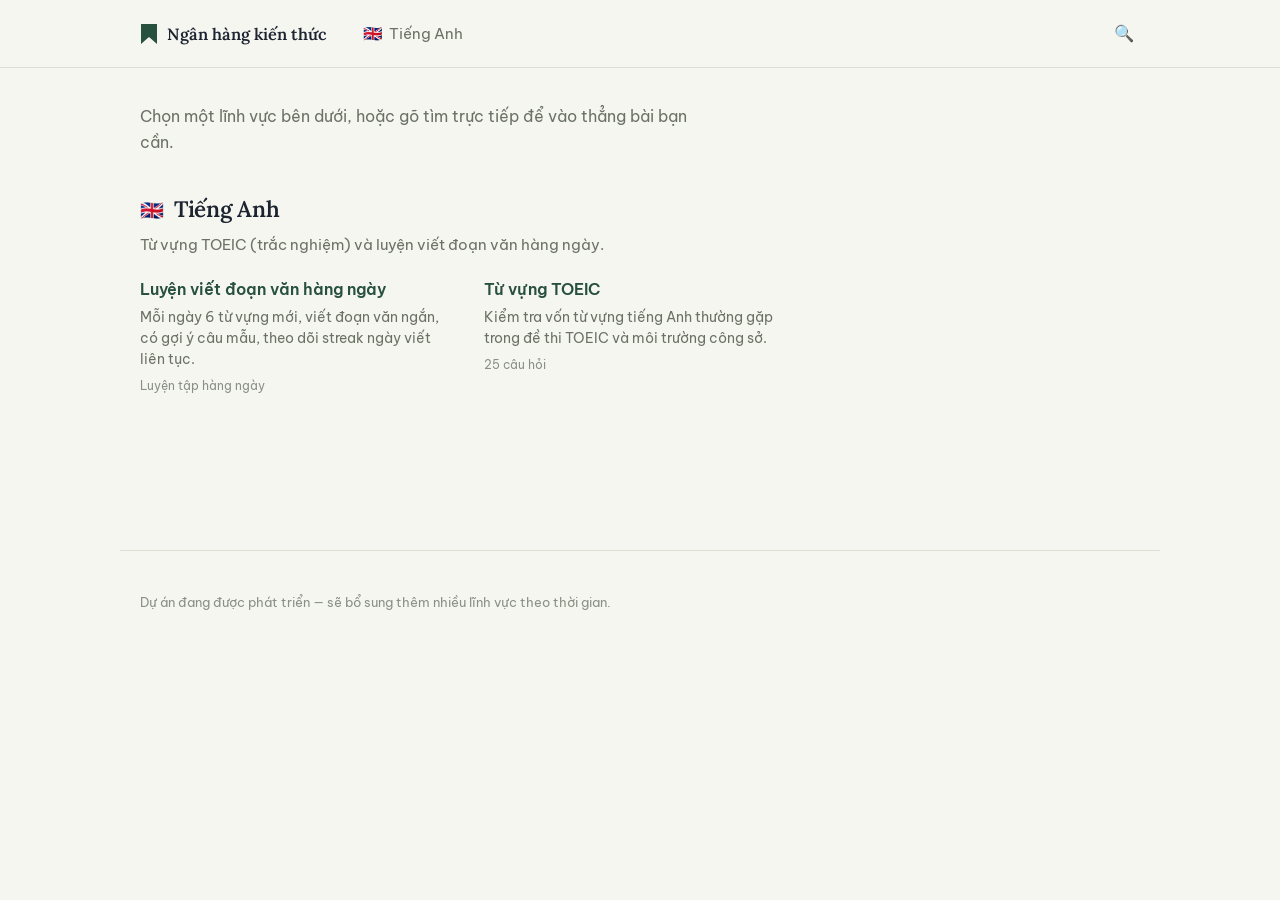
<file: index.html>
<!DOCTYPE html>
<html lang="vi">
<head>
<meta charset="UTF-8">
<meta name="viewport" content="width=device-width, initial-scale=1.0">
<title>Ngân hàng bài tập kiểm tra kiến thức</title>
<link rel="preconnect" href="https://fonts.googleapis.com">
<link rel="preconnect" href="https://fonts.gstatic.com" crossorigin>
<link href="https://fonts.googleapis.com/css2?family=Be+Vietnam+Pro:wght@400;500;600;700&family=Lora:ital,wght@0,500;0,600;1,500&display=swap" rel="stylesheet">
<link rel="stylesheet" href="css/style.css">
</head>
<body>
  <header class="site-nav" id="site-nav" data-base="">
    <div class="site-nav-inner">
      <a class="nav-brand" href="index.html">
        <svg class="nav-mark" viewBox="0 0 18 22" xmlns="http://www.w3.org/2000/svg"><path d="M1 1h16v20l-8-7-8 7V1z"/></svg>
        Ngân hàng kiến thức
      </a>
      <div class="nav-tabs" id="nav-tabs"></div>
      <div class="nav-search" id="nav-search">
        <button class="nav-search-toggle" id="nav-search-toggle" type="button" aria-label="Tìm kiếm">🔍</button>
        <input class="nav-search-input" id="nav-search-input" type="text" placeholder="Tìm bài..." autocomplete="off">
      </div>
    </div>
  </header>

  <main class="container">
    <p class="intro-line">Chọn một lĩnh vực bên dưới, hoặc gõ tìm trực tiếp để vào thẳng bài bạn cần.</p>

    <div id="catalog-root">
      <p class="loading">Đang tải danh sách lĩnh vực...</p>
    </div>
  </main>

  <footer class="site-footer">
    <p>Dự án đang được phát triển — sẽ bổ sung thêm nhiều lĩnh vực theo thời gian.</p>
  </footer>

  <script src="js/catalog.js"></script>
  <script src="js/navbar.js"></script>
  <script src="js/home.js"></script>
</body>
</html>
</file>
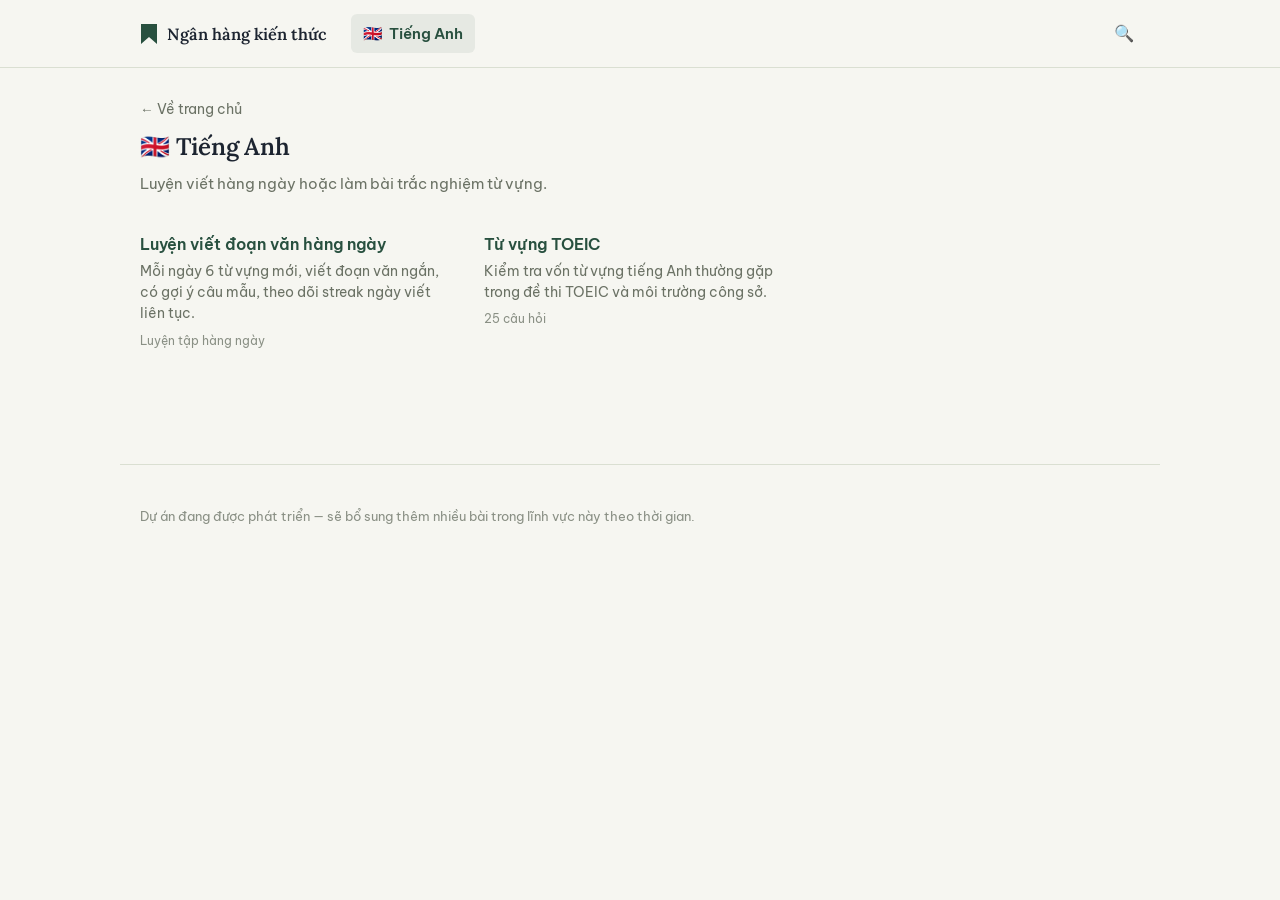
<file: English/index.html>
<!DOCTYPE html>
<html lang="vi">
<head>
<meta charset="UTF-8">
<meta name="viewport" content="width=device-width, initial-scale=1.0">
<title>Tiếng Anh — Ngân hàng bài tập kiểm tra kiến thức</title>
<link rel="preconnect" href="https://fonts.googleapis.com">
<link rel="preconnect" href="https://fonts.gstatic.com" crossorigin>
<link href="https://fonts.googleapis.com/css2?family=Be+Vietnam+Pro:wght@400;500;600;700&family=Lora:ital,wght@0,500;0,600;1,500&display=swap" rel="stylesheet">
<link rel="stylesheet" href="../css/style.css">
</head>
<body>
  <header class="site-nav" id="site-nav" data-base="../">
    <div class="site-nav-inner">
      <a class="nav-brand" href="../index.html">
        <svg class="nav-mark" viewBox="0 0 18 22" xmlns="http://www.w3.org/2000/svg"><path d="M1 1h16v20l-8-7-8 7V1z"/></svg>
        Ngân hàng kiến thức
      </a>
      <div class="nav-tabs" id="nav-tabs"></div>
      <div class="nav-search" id="nav-search">
        <button class="nav-search-toggle" id="nav-search-toggle" type="button" aria-label="Tìm kiếm">🔍</button>
        <input class="nav-search-input" id="nav-search-input" type="text" placeholder="Tìm bài..." autocomplete="off">
      </div>
    </div>
  </header>

  <header class="site-header">
    <a href="../index.html" class="back-link">&larr; Về trang chủ</a>
    <h1 class="page-title">🇬🇧 Tiếng Anh</h1>
    <p class="subtitle">Luyện viết hàng ngày hoặc làm bài trắc nghiệm từ vựng.</p>
  </header>

  <main class="container">
    <div id="catalog-root">
      <p class="loading">Đang tải danh sách bài...</p>
    </div>
  </main>

  <footer class="site-footer">
    <p>Dự án đang được phát triển — sẽ bổ sung thêm nhiều bài trong lĩnh vực này theo thời gian.</p>
  </footer>

  <script src="../js/catalog.js"></script>
  <script src="../js/navbar.js"></script>
  <script src="js/index.js"></script>
</body>
</html>
</file>
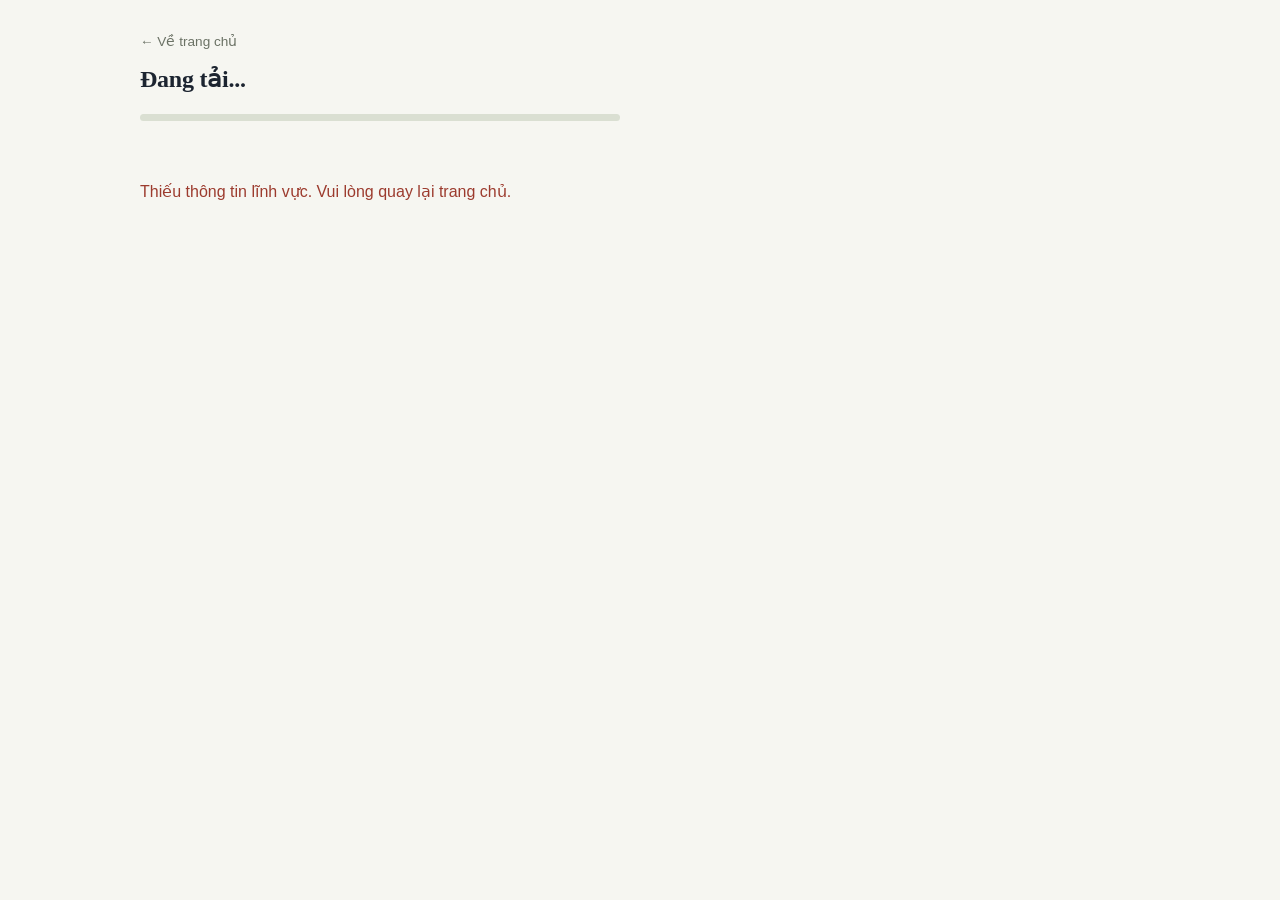
<file: quiz.html>
<!DOCTYPE html>
<html lang="vi">
<head>
<meta charset="UTF-8">
<meta name="viewport" content="width=device-width, initial-scale=1.0">
<title>Làm bài trắc nghiệm</title>
<link rel="stylesheet" href="css/style.css">
</head>
<body>
  <header class="site-header quiz-header">
    <a href="index.html" class="back-link">&larr; Về trang chủ</a>
    <h1 id="quiz-title">Đang tải...</h1>
    <div class="progress-bar">
      <div id="progress-fill" class="progress-fill"></div>
    </div>
    <p id="progress-text" class="progress-text"></p>
  </header>

  <main class="container">
    <div id="quiz-area">
      <p class="loading">Đang tải câu hỏi...</p>
    </div>

    <div id="result-area" class="hidden">
      <h2>Kết quả</h2>
      <p id="result-score" class="result-score"></p>
      <p id="result-message" class="result-message"></p>
      <div id="review-list" class="review-list"></div>
      <div class="actions">
        <button id="retry-btn" class="btn btn-primary">Làm lại</button>
        <a href="index.html" class="btn btn-secondary">Chọn lĩnh vực khác</a>
      </div>
    </div>
  </main>

  <script src="js/quiz.js"></script>
</body>
</html>
</file>
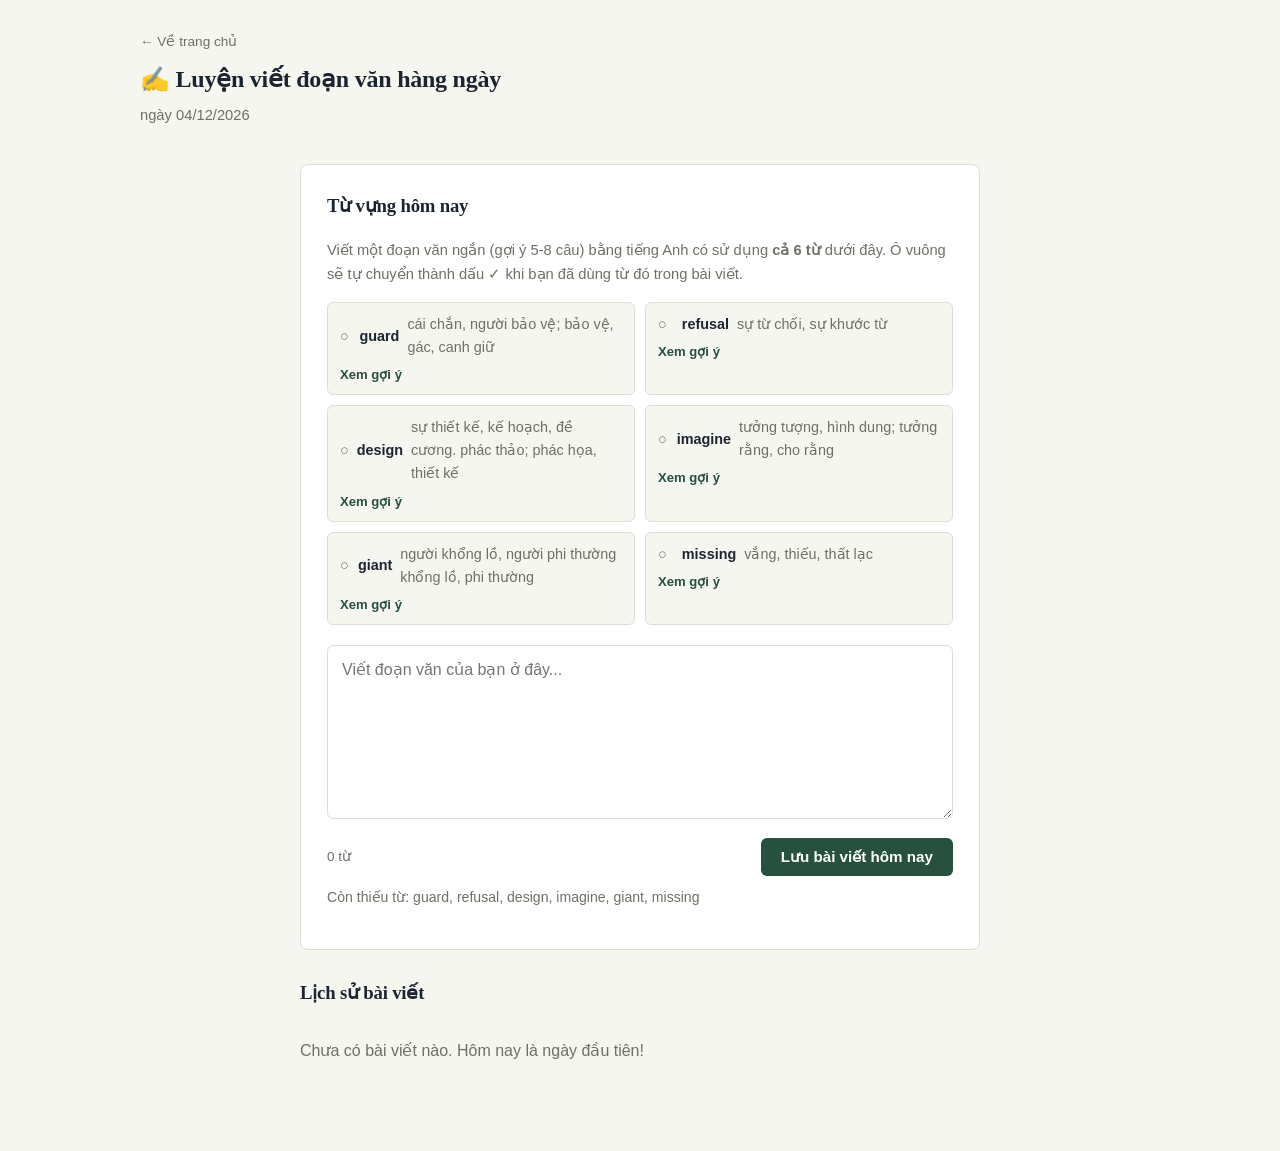
<file: writing.html>
<!DOCTYPE html>
<html lang="vi">
<head>
<meta charset="UTF-8">
<meta name="viewport" content="width=device-width, initial-scale=1.0">
<title>Luyện viết đoạn văn hàng ngày</title>
<link rel="stylesheet" href="css/style.css">
</head>
<body>
  <header class="site-header quiz-header">
    <a href="index.html" class="back-link">&larr; Về trang chủ</a>
    <h1>✍️ Luyện viết đoạn văn hàng ngày</h1>
    <p class="subtitle" id="today-date"></p>
    <span id="streak-badge" class="streak-badge hidden"></span>
  </header>

  <main class="container">
    <section class="writing-card">
      <h3>Từ vựng hôm nay</h3>
      <p class="writing-instruction">
        Viết một đoạn văn ngắn (gợi ý 5-8 câu) bằng tiếng Anh có sử dụng <strong>cả 6 từ</strong> dưới đây.
        Ô vuông sẽ tự chuyển thành dấu ✓ khi bạn đã dùng từ đó trong bài viết.
      </p>
      <div id="word-chips" class="word-chips">
        <p class="loading">Đang tải từ vựng hôm nay...</p>
      </div>

      <textarea id="paragraph-input" class="paragraph-input" rows="8"
        placeholder="Viết đoạn văn của bạn ở đây..."></textarea>

      <div class="writing-footer">
        <span id="word-count" class="word-count">0 từ</span>
        <button id="save-btn" class="btn btn-primary" disabled>Lưu bài viết hôm nay</button>
      </div>
      <p id="save-note" class="save-note"></p>
    </section>

    <section class="history-section">
      <h3>Lịch sử bài viết</h3>
      <div id="history-list" class="history-list">
        <p class="loading">Đang tải...</p>
      </div>
    </section>
  </main>

  <script src="js/writing.js"></script>
</body>
</html>
</file>
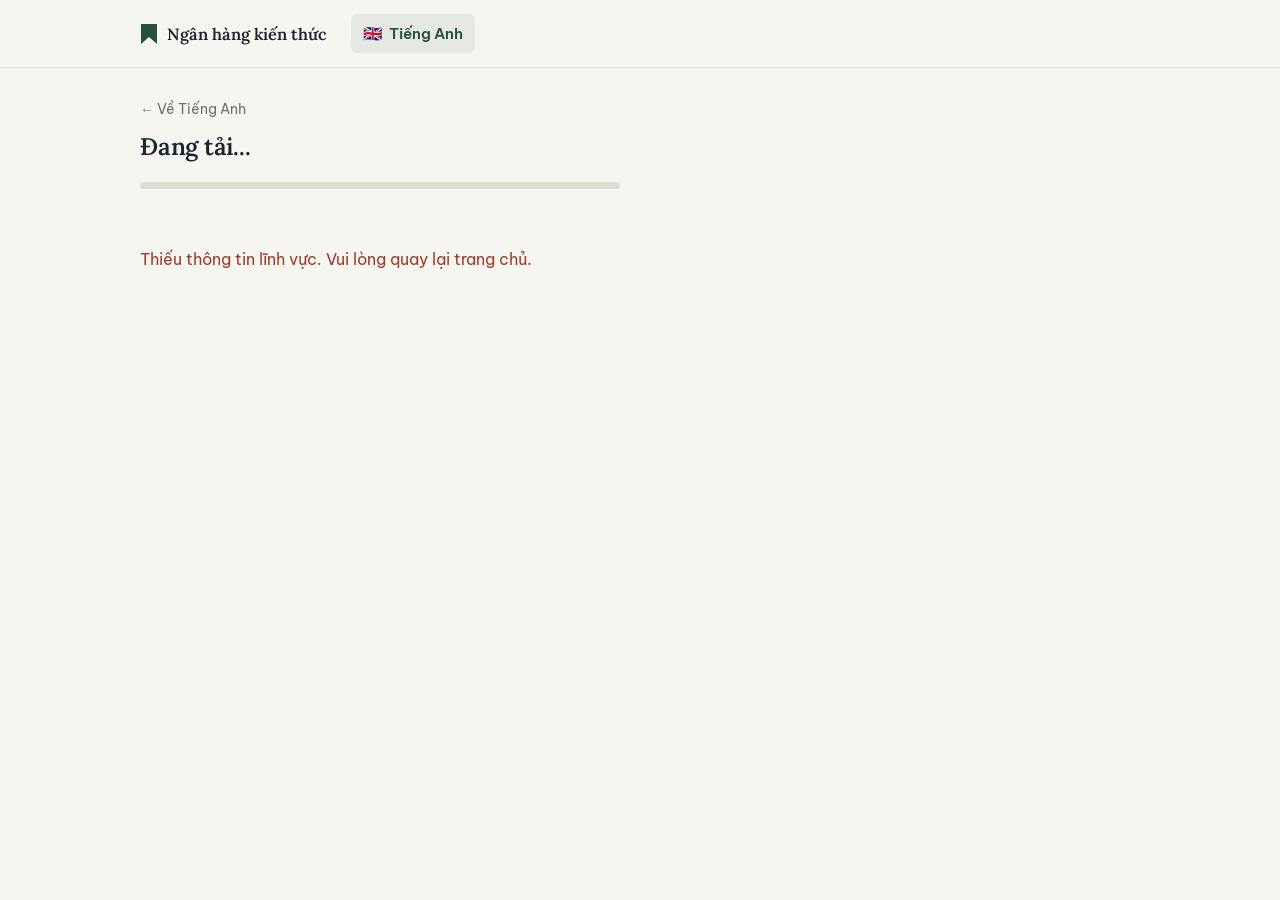
<file: English/quiz.html>
<!DOCTYPE html>
<html lang="vi">
<head>
<meta charset="UTF-8">
<meta name="viewport" content="width=device-width, initial-scale=1.0">
<title>Làm bài trắc nghiệm</title>
<link rel="preconnect" href="https://fonts.googleapis.com">
<link rel="preconnect" href="https://fonts.gstatic.com" crossorigin>
<link href="https://fonts.googleapis.com/css2?family=Be+Vietnam+Pro:wght@400;500;600;700&family=Lora:ital,wght@0,500;0,600;1,500&display=swap" rel="stylesheet">
<link rel="stylesheet" href="../css/style.css">
</head>
<body>
  <header class="site-nav" id="site-nav" data-base="../">
    <div class="site-nav-inner">
      <a class="nav-brand" href="../index.html">
        <svg class="nav-mark" viewBox="0 0 18 22" xmlns="http://www.w3.org/2000/svg"><path d="M1 1h16v20l-8-7-8 7V1z"/></svg>
        Ngân hàng kiến thức
      </a>
      <div class="nav-tabs" id="nav-tabs"></div>
    </div>
  </header>

  <header class="site-header quiz-header">
    <a href="index.html" class="back-link">&larr; Về Tiếng Anh</a>
    <h1 id="quiz-title">Đang tải...</h1>
    <div class="progress-bar">
      <div id="progress-fill" class="progress-fill"></div>
    </div>
    <p id="progress-text" class="progress-text"></p>
  </header>

  <main class="container">
    <div id="quiz-area">
      <p class="loading">Đang tải câu hỏi...</p>
    </div>

    <div id="result-area" class="hidden">
      <h2>Kết quả</h2>
      <p id="result-score" class="result-score"></p>
      <p id="result-message" class="result-message"></p>
      <div id="review-list" class="review-list"></div>
      <div class="actions">
        <button id="retry-btn" class="btn btn-primary">Làm lại</button>
        <a href="index.html" class="btn btn-secondary">Chọn bài khác</a>
      </div>
    </div>
  </main>

  <script src="../js/navbar.js"></script>
  <script src="js/quiz.js"></script>
</body>
</html>
</file>
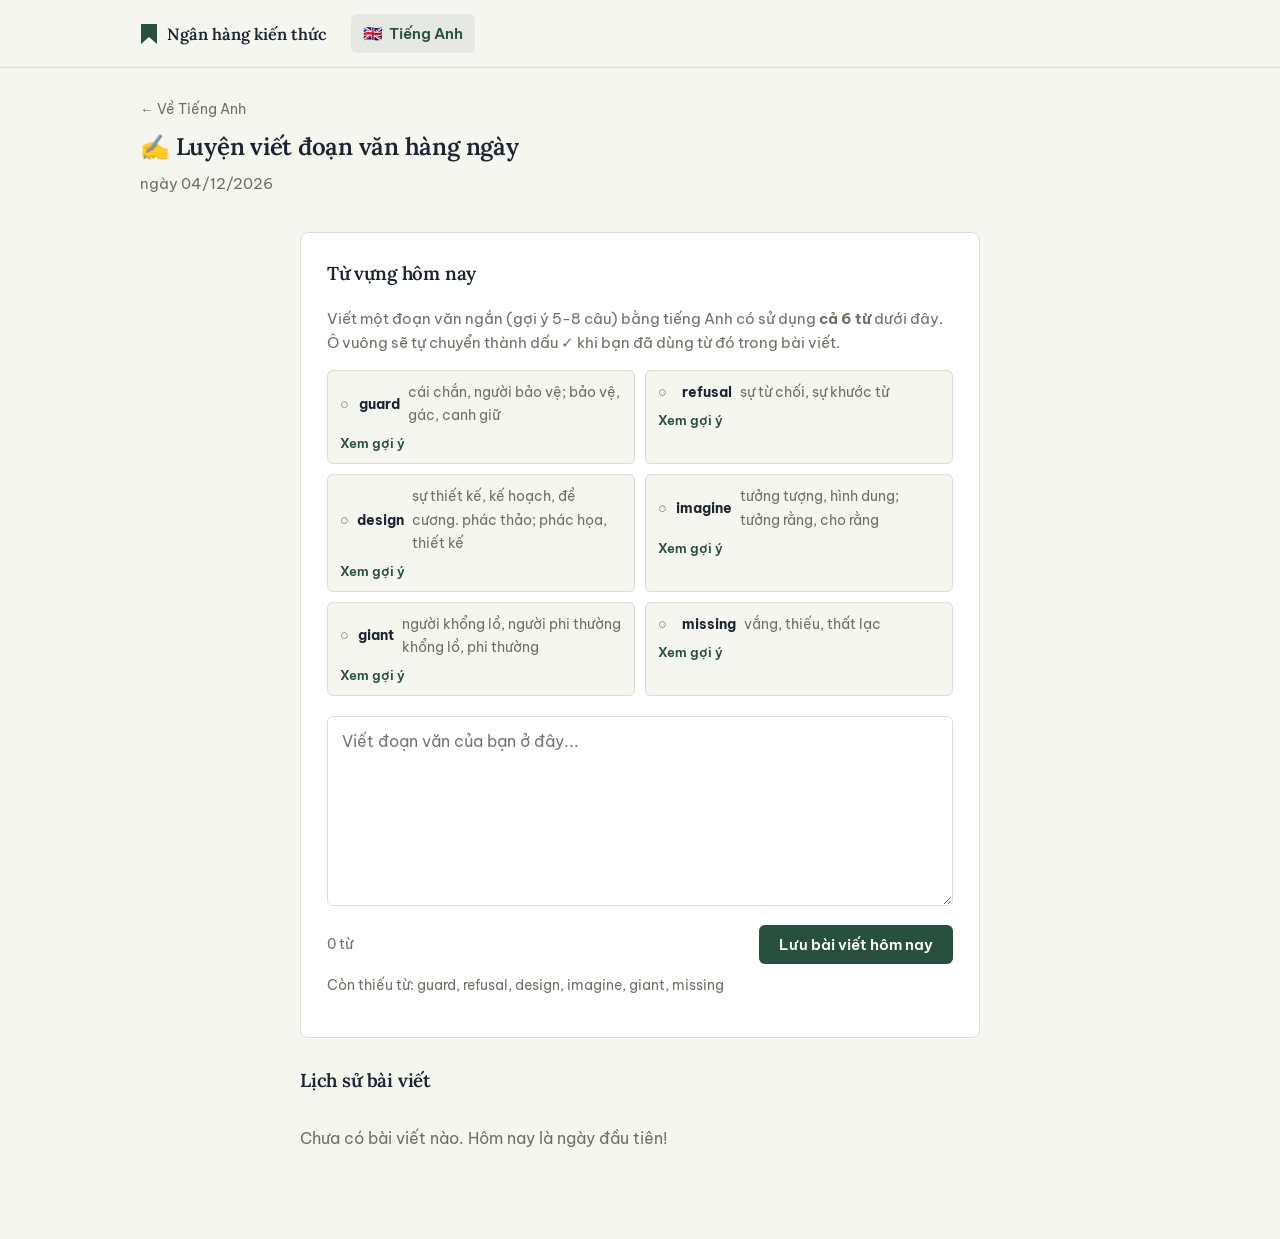
<file: English/writing.html>
<!DOCTYPE html>
<html lang="vi">
<head>
<meta charset="UTF-8">
<meta name="viewport" content="width=device-width, initial-scale=1.0">
<title>Luyện viết đoạn văn hàng ngày</title>
<link rel="preconnect" href="https://fonts.googleapis.com">
<link rel="preconnect" href="https://fonts.gstatic.com" crossorigin>
<link href="https://fonts.googleapis.com/css2?family=Be+Vietnam+Pro:wght@400;500;600;700&family=Lora:ital,wght@0,500;0,600;1,500&display=swap" rel="stylesheet">
<link rel="stylesheet" href="../css/style.css">
</head>
<body>
  <header class="site-nav" id="site-nav" data-base="../">
    <div class="site-nav-inner">
      <a class="nav-brand" href="../index.html">
        <svg class="nav-mark" viewBox="0 0 18 22" xmlns="http://www.w3.org/2000/svg"><path d="M1 1h16v20l-8-7-8 7V1z"/></svg>
        Ngân hàng kiến thức
      </a>
      <div class="nav-tabs" id="nav-tabs"></div>
    </div>
  </header>

  <header class="site-header quiz-header">
    <a href="index.html" class="back-link">&larr; Về Tiếng Anh</a>
    <h1>✍️ Luyện viết đoạn văn hàng ngày</h1>
    <p class="subtitle" id="today-date"></p>
    <span id="streak-badge" class="streak-badge hidden"></span>
  </header>

  <main class="container">
    <section class="writing-card">
      <h3>Từ vựng hôm nay</h3>
      <p class="writing-instruction">
        Viết một đoạn văn ngắn (gợi ý 5-8 câu) bằng tiếng Anh có sử dụng <strong>cả 6 từ</strong> dưới đây.
        Ô vuông sẽ tự chuyển thành dấu ✓ khi bạn đã dùng từ đó trong bài viết.
      </p>
      <div id="word-chips" class="word-chips">
        <p class="loading">Đang tải từ vựng hôm nay...</p>
      </div>

      <textarea id="paragraph-input" class="paragraph-input" rows="8"
        placeholder="Viết đoạn văn của bạn ở đây..."></textarea>

      <div class="writing-footer">
        <span id="word-count" class="word-count">0 từ</span>
        <button id="save-btn" class="btn btn-primary" disabled>Lưu bài viết hôm nay</button>
      </div>
      <p id="save-note" class="save-note"></p>
    </section>

    <section class="history-section">
      <h3>Lịch sử bài viết</h3>
      <div id="history-list" class="history-list">
        <p class="loading">Đang tải...</p>
      </div>
    </section>
  </main>

  <script src="../js/navbar.js"></script>
  <script src="js/writing.js"></script>
</body>
</html>
</file>
<file: css/style.css>
:root {
  /* Giấy thi trắng ngà lạnh + mực xanh than, 1 màu nhấn xanh rêu (bìa sách),
     màu gạch chỉ dùng cho streak/báo lỗi — không dùng màu trang trí nào khác. */
  --paper: #f6f6f1;
  --paper-deep: #ededE6;
  --ink: #1c2430;
  --ink-muted: #6b7265;
  --ink-faint: #8a9085;
  --pine: #28503f;
  --pine-dark: #1c3a2d;
  --pine-10: rgba(40, 80, 63, 0.08);
  --pine-20: rgba(40, 80, 63, 0.16);
  --brick: #9c3b2e;
  --brick-10: rgba(156, 59, 46, 0.08);
  --rule: #dadfd2;

  --font-serif: "Lora", Georgia, "Times New Roman", serif;
  --font-sans: "Be Vietnam Pro", -apple-system, BlinkMacSystemFont, Roboto, Arial, sans-serif;

  --radius: 8px;
}

* { box-sizing: border-box; }

body {
  margin: 0;
  font-family: var(--font-sans);
  background: var(--paper);
  color: var(--ink);
  line-height: 1.6;
}

h1, h2, h3 {
  font-family: var(--font-serif);
  font-weight: 600;
  letter-spacing: -0.01em;
}

:focus-visible {
  outline: 2px solid var(--pine);
  outline-offset: 2px;
}

.container {
  max-width: 1040px;
  margin: 0 auto;
  padding: 32px 20px 72px;
}

/* ---- Thanh nav (dùng chung mọi trang) ---- */
.site-nav {
  background: var(--paper);
  border-bottom: 1px solid var(--rule);
  position: sticky;
  top: 0;
  z-index: 10;
}

.site-nav-inner {
  max-width: 1040px;
  margin: 0 auto;
  display: flex;
  align-items: center;
  gap: 24px;
  padding: 14px 20px;
}

.nav-brand {
  display: flex;
  align-items: center;
  gap: 9px;
  text-decoration: none;
  color: var(--ink);
  font-family: var(--font-serif);
  font-size: 1.02rem;
  font-weight: 600;
  flex-shrink: 0;
  white-space: nowrap;
}

.nav-mark {
  width: 18px;
  height: 22px;
  flex-shrink: 0;
  fill: var(--pine);
}

.nav-tabs {
  display: flex;
  align-items: center;
  gap: 2px;
  flex: 1;
  overflow-x: auto;
  scrollbar-width: none;
}

.nav-tabs::-webkit-scrollbar { display: none; }

.nav-tab {
  display: inline-flex;
  align-items: center;
  gap: 6px;
  padding: 7px 12px;
  border-radius: 6px;
  text-decoration: none;
  color: var(--ink-muted);
  font-size: 0.92rem;
  white-space: nowrap;
  transition: color 0.15s ease, background 0.15s ease;
}

.nav-tab:hover { color: var(--ink); background: var(--paper-deep); }

.nav-tab.active {
  color: var(--pine);
  font-weight: 600;
  background: var(--pine-10);
}

.nav-tab-icon { font-size: 0.98rem; }

.nav-search {
  position: relative;
  display: flex;
  align-items: center;
  flex-shrink: 0;
}

.nav-search-toggle {
  background: none;
  border: none;
  font-size: 1.02rem;
  cursor: pointer;
  color: var(--ink-muted);
  padding: 6px;
  border-radius: 6px;
  line-height: 1;
}

.nav-search-toggle:hover { color: var(--pine); background: var(--paper-deep); }

.nav-search-input {
  width: 0;
  opacity: 0;
  padding: 0;
  border: none;
  border-bottom: 1px solid var(--rule);
  font-family: var(--font-sans);
  font-size: 0.92rem;
  background: transparent;
  color: var(--ink);
  transition: width 0.2s ease, opacity 0.2s ease, padding 0.2s ease;
}

.nav-search.open .nav-search-input {
  width: 180px;
  opacity: 1;
  padding: 4px 6px;
  margin-left: 4px;
}

.nav-search-input:focus { outline: none; border-bottom-color: var(--pine); }

/* ---- Trang chủ / mục lục lĩnh vực ---- */
.intro-line {
  margin: 4px 0 36px;
  color: var(--ink-muted);
  font-size: 1rem;
  max-width: 560px;
}

.page-title {
  font-size: 1.6rem;
  margin: 0 0 6px;
}

.catalog-section { margin: 0 0 40px; }

.catalog-section + .catalog-section {
  border-top: 1px solid var(--rule);
  padding-top: 36px;
}

.catalog-heading {
  display: flex;
  align-items: baseline;
  gap: 10px;
  font-size: 1.4rem;
  margin: 0 0 6px;
  color: var(--ink);
  scroll-margin-top: 80px;
}

.catalog-heading-icon { font-size: 1.2rem; }

.catalog-description {
  margin: 0 0 20px;
  color: var(--ink-muted);
  font-size: 0.94rem;
  max-width: 560px;
}

.catalog-grid {
  display: grid;
  grid-template-columns: repeat(auto-fill, minmax(240px, 1fr));
  gap: 22px 32px;
}

.catalog-item-title {
  display: block;
  font-weight: 600;
  color: var(--pine);
  text-decoration: none;
  font-size: 1rem;
}

.catalog-item-title:hover { text-decoration: underline; }

.catalog-item-desc {
  margin: 4px 0 0;
  color: var(--ink-muted);
  font-size: 0.88rem;
  line-height: 1.5;
}

.catalog-item-meta {
  display: inline-block;
  margin-top: 6px;
  font-size: 0.78rem;
  color: var(--ink-faint);
}

.catalog-empty { color: var(--ink-muted); font-style: italic; }
.catalog-item.is-hidden { display: none; }
.catalog-section.is-hidden { display: none; }

.loading { color: var(--ink-muted); }
.error-text { color: var(--brick); }

.site-footer {
  max-width: 1040px;
  margin: 40px auto 0;
  color: var(--ink-faint);
  font-size: 0.82rem;
  padding: 28px 20px 50px;
  border-top: 1px solid var(--rule);
}

/* ---- Tiêu đề trang con (quiz / writing) ---- */
.site-header {
  max-width: 1040px;
  margin: 0 auto;
  padding: 28px 20px 4px;
}

.site-header h1 {
  font-size: 1.5rem;
  margin: 6px 0 6px;
}

.subtitle {
  color: var(--ink-muted);
  margin: 0;
  font-size: 0.92rem;
}

.back-link {
  display: inline-block;
  color: var(--ink-muted);
  text-decoration: none;
  font-size: 0.85rem;
}

.back-link:hover { color: var(--pine); text-decoration: underline; }

/* ---- Quiz: tiến độ ---- */
.quiz-header { position: relative; }

.progress-bar {
  max-width: 480px;
  margin: 16px 0 6px;
  height: 7px;
  background: var(--rule);
  border-radius: 999px;
  overflow: hidden;
}

.progress-fill {
  height: 100%;
  width: 0%;
  background: var(--pine);
  transition: width 0.25s ease;
}

.progress-text {
  margin: 0;
  font-size: 0.85rem;
  color: var(--ink-muted);
}

/* ---- Quiz: câu hỏi ---- */
.question-card {
  max-width: 680px;
  margin: 0 auto;
  background: #fff;
  border-radius: var(--radius);
  border: 1px solid var(--rule);
  padding: 26px;
}

.question-text {
  font-family: var(--font-serif);
  font-size: 1.15rem;
  font-weight: 500;
  margin: 0 0 18px;
}

.options-list {
  display: flex;
  flex-direction: column;
  gap: 10px;
}

.option-btn {
  text-align: left;
  padding: 12px 16px;
  border-radius: 6px;
  border: 1px solid var(--rule);
  background: var(--paper);
  cursor: pointer;
  font-size: 0.98rem;
  font-family: inherit;
  color: var(--ink);
  transition: background 0.15s ease, border-color 0.15s ease;
}

.option-btn:hover:not(:disabled) {
  border-color: var(--pine);
  background: var(--pine-10);
}

.option-btn.correct {
  background: var(--pine-10);
  border-color: var(--pine);
  color: var(--pine-dark);
  font-weight: 600;
}

.option-btn.incorrect {
  background: var(--brick-10);
  border-color: var(--brick);
  color: var(--brick);
  font-weight: 600;
}

.option-btn:disabled { cursor: default; }

.explanation {
  margin-top: 16px;
  padding: 12px 14px;
  background: var(--paper-deep);
  border-radius: 6px;
  font-size: 0.9rem;
  color: var(--ink-muted);
}

.next-wrap { margin-top: 18px; text-align: right; }

/* ---- Nút bấm ---- */
.btn {
  display: inline-block;
  padding: 10px 20px;
  border-radius: 6px;
  border: none;
  font-family: var(--font-sans);
  font-size: 0.95rem;
  font-weight: 600;
  cursor: pointer;
  text-decoration: none;
  text-align: center;
}

.btn-primary { background: var(--pine); color: #fff; }
.btn-primary:hover { background: var(--pine-dark); }

.btn-secondary {
  background: #fff;
  color: var(--ink);
  border: 1px solid var(--rule);
}

.btn-secondary:hover { border-color: var(--pine); color: var(--pine); }

/* ---- Quiz: kết quả ---- */
.hidden { display: none !important; }

.result-score {
  font-family: var(--font-serif);
  font-size: 2rem;
  font-weight: 700;
  text-align: center;
  margin: 10px 0;
}

.result-message {
  text-align: center;
  color: var(--ink-muted);
  margin-bottom: 24px;
}

.review-list {
  display: flex;
  flex-direction: column;
  gap: 10px;
  margin-bottom: 24px;
  max-width: 680px;
  margin-left: auto;
  margin-right: auto;
}

.review-item {
  background: #fff;
  border: 1px solid var(--rule);
  border-radius: 6px;
  padding: 12px 14px;
  font-size: 0.9rem;
}

.review-item.wrong { border-left: 3px solid var(--brick); }
.review-item.right { border-left: 3px solid var(--pine); }

.actions {
  display: flex;
  gap: 12px;
  justify-content: center;
  flex-wrap: wrap;
}

/* ---- Luyện viết ---- */
.streak-badge {
  display: inline-block;
  margin-top: 10px;
  padding: 5px 13px;
  background: var(--brick-10);
  border: 1px solid rgba(156, 59, 46, 0.3);
  color: var(--brick);
  border-radius: 999px;
  font-size: 0.85rem;
  font-weight: 600;
}

.writing-card {
  max-width: 680px;
  margin: 0 auto 28px;
  background: #fff;
  border-radius: var(--radius);
  border: 1px solid var(--rule);
  padding: 26px;
}

.writing-card h3 { margin-top: 0; }

.writing-instruction {
  color: var(--ink-muted);
  font-size: 0.92rem;
}

.word-chips {
  display: grid;
  grid-template-columns: repeat(auto-fill, minmax(220px, 1fr));
  gap: 10px;
  margin: 16px 0 20px;
}

.word-chip {
  display: flex;
  flex-direction: column;
  align-items: stretch;
  gap: 6px;
  padding: 10px 12px;
  border-radius: 6px;
  border: 1px solid var(--rule);
  background: var(--paper);
  font-size: 0.9rem;
}

.word-chip.done { background: var(--pine-10); border-color: var(--pine); }

.chip-top { display: flex; align-items: center; gap: 8px; }

.chip-check { font-weight: 700; color: var(--ink-muted); width: 1.1em; }
.word-chip.done .chip-check { color: var(--pine); }

.chip-word { font-weight: 700; }
.chip-meaning { color: var(--ink-muted); }

.hint-btn {
  align-self: flex-start;
  background: none;
  border: none;
  color: var(--pine);
  font-family: inherit;
  font-size: 0.82rem;
  font-weight: 600;
  padding: 2px 0;
  cursor: pointer;
}

.hint-btn:hover { text-decoration: underline; }

.hint-box {
  background: var(--paper-deep);
  border: 1px solid var(--rule);
  border-radius: 6px;
  padding: 8px 10px;
  margin-top: 2px;
}

.hint-box.hidden { display: none; }

.hint-en {
  margin: 0 0 4px;
  font-style: italic;
  color: var(--ink);
}

.hint-vi { margin: 0; color: var(--ink-muted); font-size: 0.85rem; }

.hint-unavailable {
  align-self: flex-start;
  color: var(--ink-faint);
  font-size: 0.8rem;
  font-style: italic;
}

.paragraph-input {
  width: 100%;
  padding: 14px;
  border-radius: 6px;
  border: 1px solid var(--rule);
  font-family: var(--font-sans);
  font-size: 1rem;
  background: #fff;
  color: var(--ink);
  resize: vertical;
  box-sizing: border-box;
}

.paragraph-input:focus { outline: none; border-color: var(--pine); }

.writing-footer {
  display: flex;
  justify-content: space-between;
  align-items: center;
  margin-top: 12px;
}

.word-count { color: var(--ink-muted); font-size: 0.85rem; }

.save-note {
  margin-top: 10px;
  font-size: 0.88rem;
  color: var(--ink-muted);
  min-height: 1.2em;
}

.history-section {
  max-width: 680px;
  margin: 0 auto;
}

.history-section h3 { margin-bottom: 14px; }

.history-list {
  display: flex;
  flex-direction: column;
  gap: 12px;
}

.history-item {
  background: #fff;
  border: 1px solid var(--rule);
  border-radius: 6px;
  padding: 14px 16px;
}

.history-date {
  font-family: var(--font-serif);
  font-weight: 700;
  font-size: 0.9rem;
}

.history-words { color: var(--pine); font-size: 0.82rem; margin: 2px 0 8px; }

.history-paragraph {
  margin: 0;
  font-size: 0.92rem;
  white-space: pre-wrap;
}
</file>
